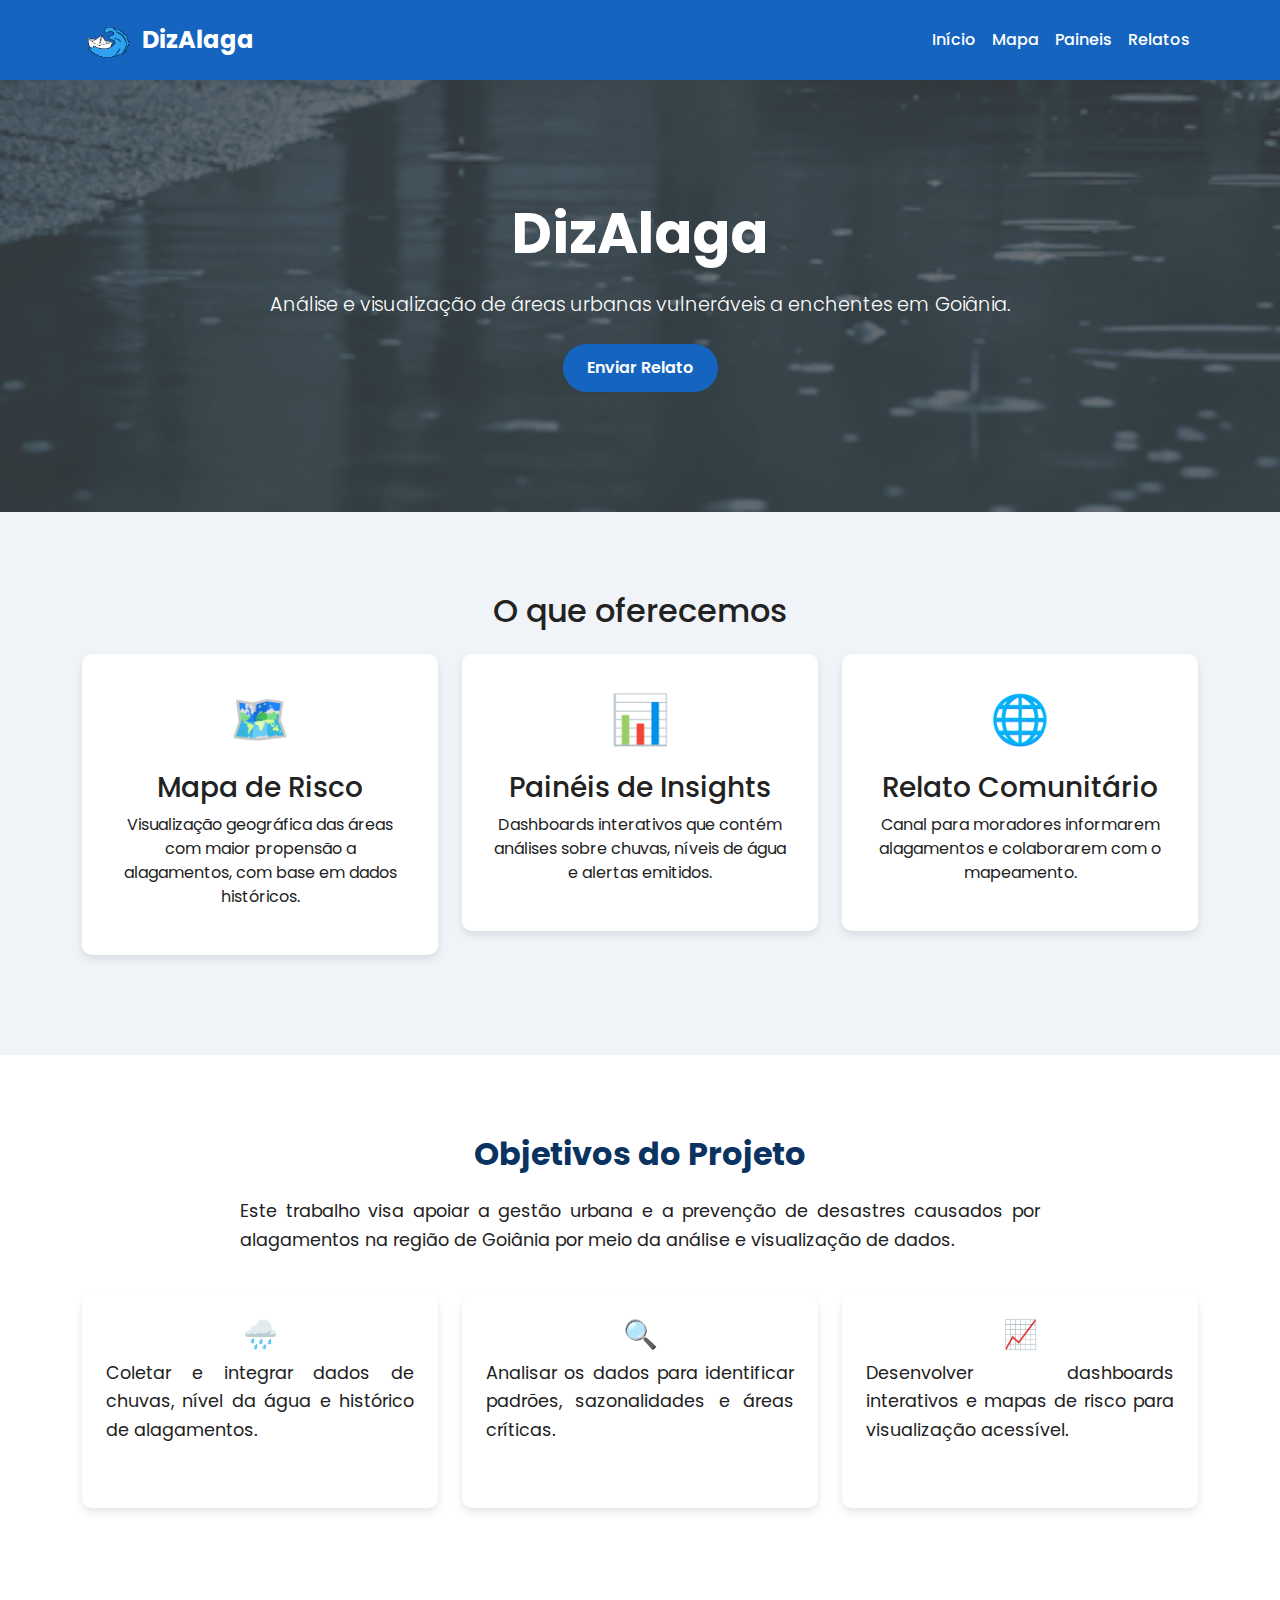
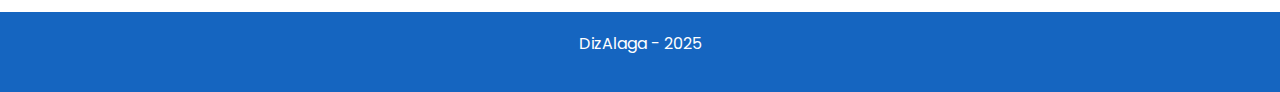
<file: index.html>
<!-- index.html (modificado para site de alerta de alagamentos) -->
<!DOCTYPE html>
<html lang="pt-BR">
<head>
    <meta charset="UTF-8" />
    <meta name="viewport" content="width=device-width, initial-scale=1" />

    <link
    href="https://cdn.jsdelivr.net/npm/bootstrap@5.3.0/dist/css/bootstrap.min.css"
    rel="stylesheet"
    />
    <link
    href="https://fonts.googleapis.com/css2?family=Poppins:wght@300;400;600&display=swap"
    rel="stylesheet"
    />
    <link rel="stylesheet" href="styles.css" />
    
    <title>DizAlaga</title>
    <link rel="icon" type="image/png" href="logo.png" />
    <link rel="shortcut icon" href="logo.png" type="image/png" />
    
</head>
<body>
    <!-- Navbar -->
    <nav class="navbar navbar-expand-lg navbar-dark bg-dark">
    <div class="container">
        <a class="navbar-brand" href="index.html">
        <img src="logo.png" width="50" height="50" alt="Logo" />
        DizAlaga
        </a>
        <button
        class="navbar-toggler"
        type="button"
        data-bs-toggle="collapse"
        data-bs-target="#navbarNav"
        >
        <span class="navbar-toggler-icon"></span>
        </button>
        <div class="collapse navbar-collapse" id="navbarNav">
        <ul class="navbar-nav ms-auto">
            <li class="nav-item"><a class="nav-link" href="index.html">Início</a></li>
            <li class="nav-item"><a class="nav-link" href="map.html">Mapa</a></li>
            <li class="nav-item"><a class="nav-link" href="insights.html">Paineis</a></li>
            <li class="nav-item"><a class="nav-link" href="form.html">Relatos</a></li>
        </ul>
        </div>
    </div>
    </nav>

    <!-- Hero -->
    <section class="hero" style="position: relative; overflow: hidden;">
        <div class="hero-gif-bg"></div>
    
        <div class="hero-overlay"></div>
        <div class="container hero-content position-relative">
        <h1>DizAlaga</h1>
        <p class="lead mt-3 mb-4">
            Análise e visualização de áreas urbanas vulneráveis a enchentes em Goiânia.
        </p>
        <a href="form.html" class="btn-green">Enviar Relato</a>
        </div>
    </section>

    <!-- Cards -->
    <section class="cards">
        <div class="container">
        <h2 class="mb-4">O que oferecemos</h2>
        <div class="row">
            <div class="col-md-4">
            <a href="map.html" class="cards-box">
                <div class="cards-icon">🗺️</div>
                <h3>Mapa de Risco</h3>
                <p>
                Visualização geográfica das áreas com maior propensão a alagamentos, com base em dados históricos.
                </p>
            </a>
            </div>
            <div class="col-md-4">
            <a href="insights.html" class="cards-box">
                <div class="cards-icon">📊</div>
                <h3>Painéis de Insights</h3>
                <p>
                Dashboards interativos que contém análises sobre chuvas, níveis de água e alertas emitidos.
                </p>
            </a>
            </div>
            <div class="col-md-4">
            <a href="form.html" class="cards-box">
                <div class="cards-icon">🌐</div>
                <h3>Relato Comunitário</h3>
                <p>
                Canal para moradores informarem alagamentos e colaborarem com o mapeamento.
                </p>
            </a>
            </div>
        </div>
        </div>
    </section>
    

<!-- Objetivos do Projeto -->
<section class="impact">
    <div class="container">
    <h2 class="mb-4">Objetivos do Projeto</h2>
    <p>
        Este trabalho visa apoiar a gestão urbana e a prevenção de desastres causados por alagamentos na região de Goiânia por meio da análise e visualização de dados.
    </p>
    <div class="row justify-content-center mt-4">
        <div class="col-md-4 mb-4">
        <div class="impact-box p-4 text-center">
            <h3>🌧️</h3>
            <p>Coletar e integrar dados de chuvas, nível da água e histórico de alagamentos.</p>
        </div>
        </div>
        <div class="col-md-4 mb-4">
        <div class="impact-box p-4 text-center">
            <h3>🔍</h3>
            <p>Analisar os dados para identificar padrões, sazonalidades e áreas críticas.</p>
        </div>
        </div>
        <div class="col-md-4 mb-4">
        <div class="impact-box p-4 text-center">
            <h3>📈</h3>
            <p>Desenvolver dashboards interativos e mapas de risco para visualização acessível.</p>
        </div>
        </div>
    </div>
    </div>
</section>

    <!-- Footer -->
    <footer class="footer">
    <!-- <p> email de comunicação? nome do projeto? alguma outra coisa </p> -->
    <p> DizAlaga - 2025 </p>
    </footer>

    <script src="https://cdn.jsdelivr.net/npm/bootstrap@5.3.0/dist/js/bootstrap.bundle.min.js"></script>

</body>
</html>
</file>
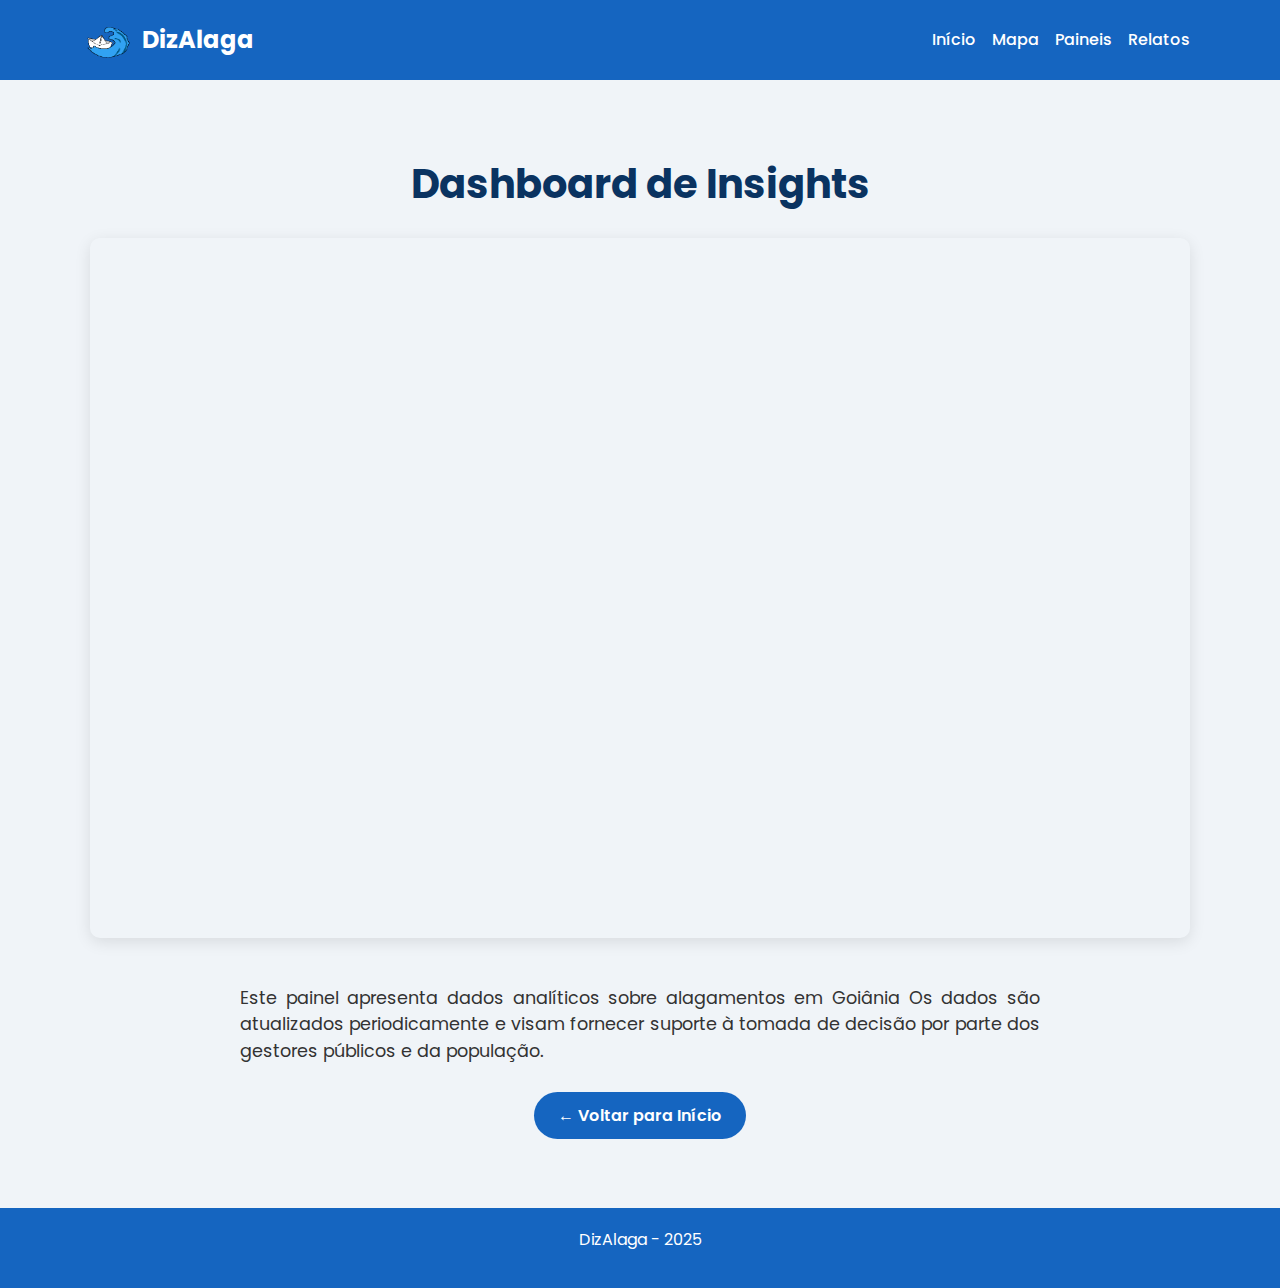
<file: insights.html>
<!DOCTYPE html>
<html lang="pt-BR">
<head>
    <meta charset="UTF-8" />
    <meta name="viewport" content="width=device-width, initial-scale=1" />
    <link href="https://cdn.jsdelivr.net/npm/bootstrap@5.3.0/dist/css/bootstrap.min.css" rel="stylesheet" />
    <link href="https://fonts.googleapis.com/css2?family=Poppins:wght@300;400;600&display=swap" rel="stylesheet" />
    <link rel="stylesheet" href="styles.css" />
    <link rel="stylesheet" href="insights.css" />

    <title>DizAlaga</title>
    <link rel="icon" type="image/png" href="logo.png" />
    <link rel="shortcut icon" href="logo.png" type="image/png" />

</head>
<body>


    <nav class="navbar navbar-expand-lg navbar-dark bg-dark">
    <div class="container">
        <a class="navbar-brand" href="index.html">
        <img src="logo.png" width="50" height="50" alt="Logo" />
        DizAlaga
        </a>
        <button
        class="navbar-toggler"
        type="button"
        data-bs-toggle="collapse"
        data-bs-target="#navbarNav"
        >
        <span class="navbar-toggler-icon"></span>
        </button>
        <div class="collapse navbar-collapse" id="navbarNav">
        <ul class="navbar-nav ms-auto">
            <li class="nav-item"><a class="nav-link" href="index.html">Início</a></li>
            <li class="nav-item"><a class="nav-link" href="map.html">Mapa</a></li>
            <li class="nav-item"><a class="nav-link" href="insights.html">Paineis</a></li>
            <li class="nav-item"><a class="nav-link" href="form.html">Relatos</a></li>
        </ul>
        </div>
    </div>
    </nav>


<section class="insights-container">
    <h1>Dashboard de Insights</h1>

    <iframe 
    class="powerbi-frame"
    src="https://app.powerbi.com/view?r=eyJrIjoiZmI3MTI4MmEtYTAzMy00MjgzLWI4ZmQtYWVlNTczMzBiZTg1IiwidCI6ImJmOGZlNzBjLTM0ZGUtNDA1MC04NzA4LWVjMDY1MDEzM2M1NyJ9"
    allowFullScreen="true">
    </iframe>

    <p class="insights-descricao">
    Este painel apresenta dados analíticos sobre alagamentos em Goiânia  Os dados são atualizados periodicamente e visam fornecer suporte à tomada de decisão por parte dos gestores públicos e da população.
    </p>
    <!-- (frequência por bairro?, volume de chuvas por período?, alertas emitidos?  pontos críticos?) -->

    <a href="index.html" class="btn-voltar">← Voltar para Início</a>
</section>

<footer class="footer">
    <p>DizAlaga - 2025</p>
</footer>
    <script src="https://cdn.jsdelivr.net/npm/bootstrap@5.3.0/dist/js/bootstrap.bundle.min.js"></script>
</body>
</html>
</file>
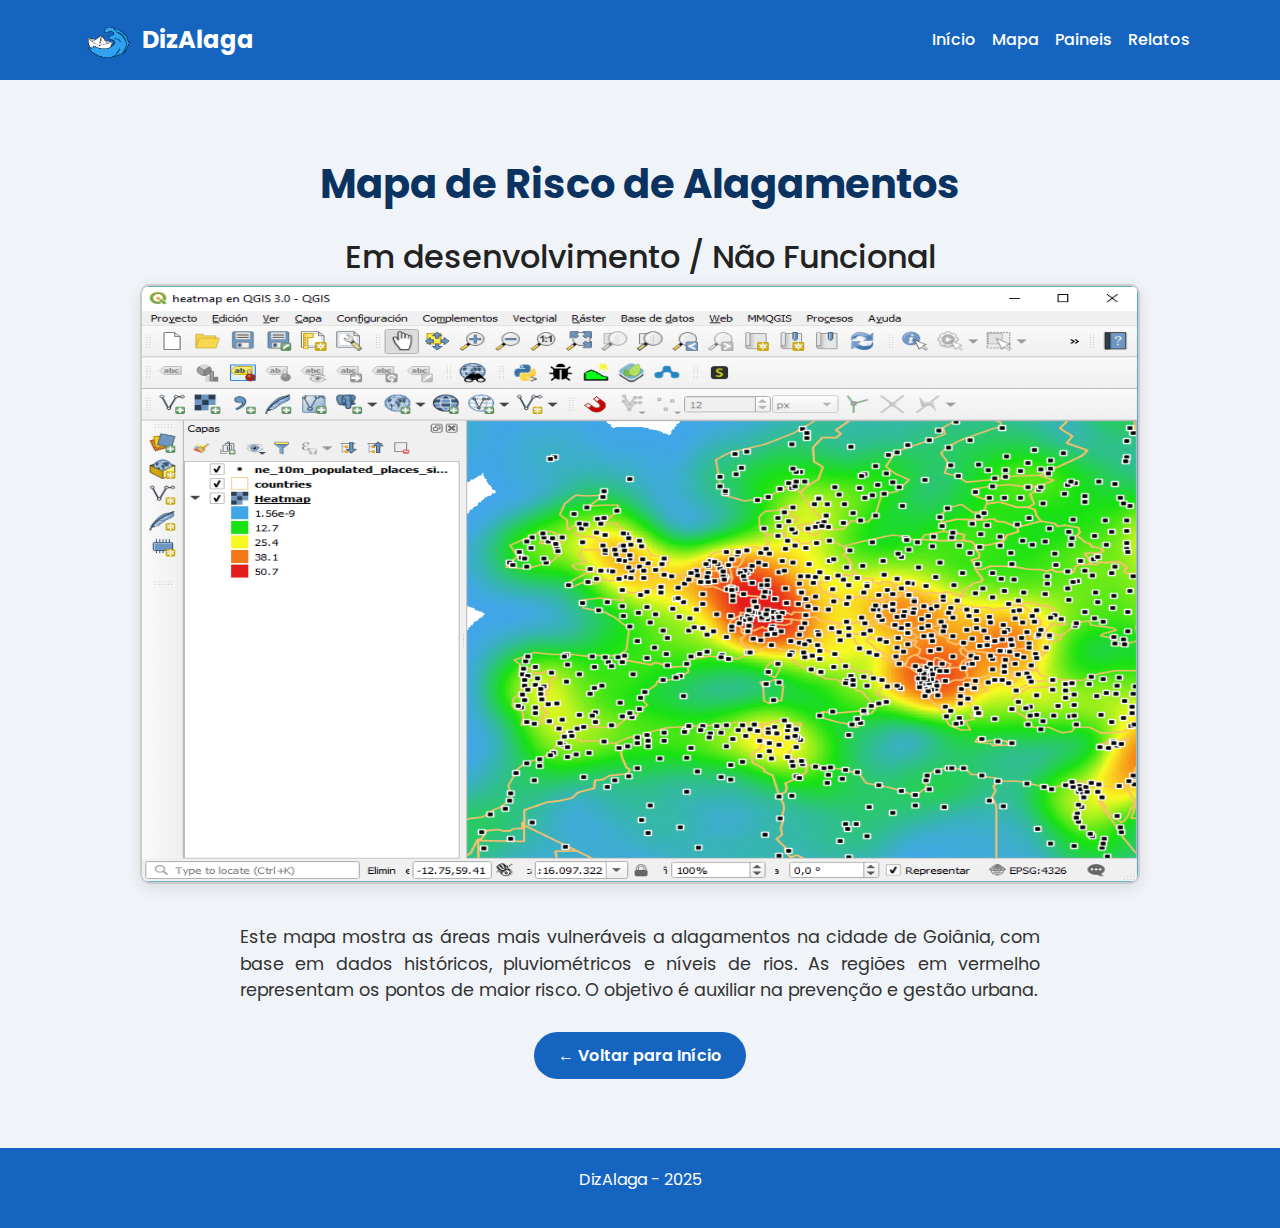
<file: map.html>
<!DOCTYPE html>
<html lang="pt-BR">
<head>
    <meta charset="UTF-8" />
    <meta name="viewport" content="width=device-width, initial-scale=1" />
    <link href="https://cdn.jsdelivr.net/npm/bootstrap@5.3.0/dist/css/bootstrap.min.css" rel="stylesheet" />
    <link href="https://fonts.googleapis.com/css2?family=Poppins:wght@300;400;600&display=swap" rel="stylesheet" />
    <link rel="stylesheet" href="styles.css" />
    <link rel="stylesheet" href="map.css" />
    
    <title>DizAlaga</title>
    <link rel="icon" type="image/png" href="logo.png" />
    <link rel="shortcut icon" href="logo.png" type="image/png" />
    
</head>

<body>
    <nav class="navbar navbar-expand-lg navbar-dark bg-dark">
    <div class="container">
        <a class="navbar-brand" href="index.html">
        <img src="logo.png" width="50" height="50" alt="Logo" />
        DizAlaga
        </a>
        <button
        class="navbar-toggler"
        type="button"
        data-bs-toggle="collapse"
        data-bs-target="#navbarNav"
        >
        <span class="navbar-toggler-icon"></span>
        </button>
        <div class="collapse navbar-collapse" id="navbarNav">
        <ul class="navbar-nav ms-auto">
            <li class="nav-item"><a class="nav-link" href="index.html">Início</a></li>
            <li class="nav-item"><a class="nav-link" href="map.html">Mapa</a></li>
            <li class="nav-item"><a class="nav-link" href="insights.html">Paineis</a></li>
            <li class="nav-item"><a class="nav-link" href="form.html">Relatos</a></li>
        </ul>
        </div>
    </div>
    </nav>

<section class="mapa-container">
    <h1>Mapa de Risco de Alagamentos</h1>
    <h2>Em desenvolvimento / Não Funcional </h2>

    <img src="placeholder-mapa.png" alt="Mapa de Risco de Alagamentos" class="mapa-imagem" />
    <p class="mapa-descricao">
    Este mapa mostra as áreas mais vulneráveis a alagamentos na cidade de Goiânia, com base em dados históricos, pluviométricos e níveis de rios. As regiões em vermelho representam os pontos de maior risco. O objetivo é auxiliar na prevenção e gestão urbana.
    </p>

    <a href="index.html" class="btn-voltar">← Voltar para Início</a>
</section>

<footer class="footer">
    <p>DizAlaga - 2025</p>
</footer>

    <script src="https://cdn.jsdelivr.net/npm/bootstrap@5.3.0/dist/js/bootstrap.bundle.min.js"></script>
</body>
</html>
</file>
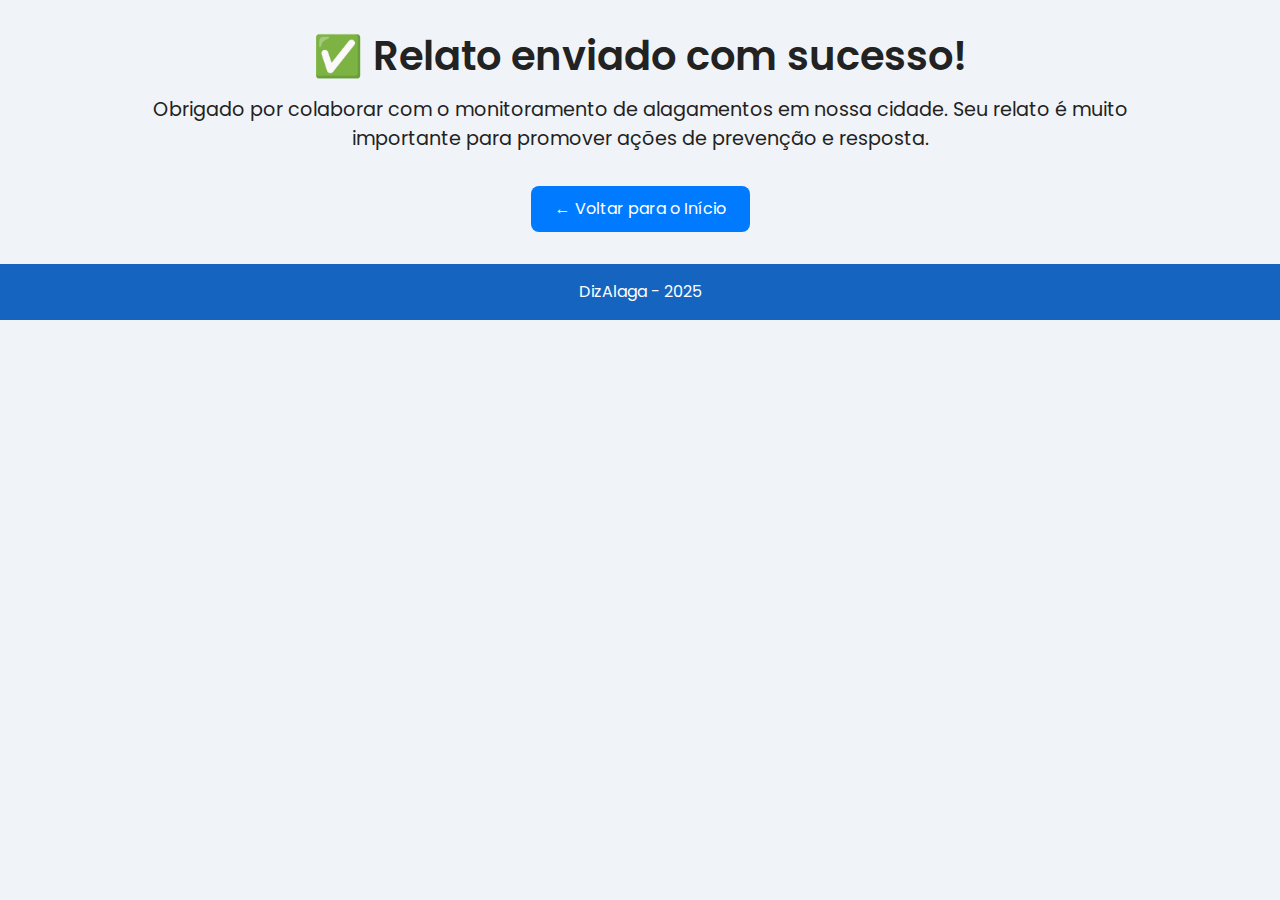
<file: obrigado.html>
<!DOCTYPE html>
<html lang="pt-BR">
<head>
  <meta charset="UTF-8" />
  <meta name="viewport" content="width=device-width, initial-scale=1.0" />
  <title>Obrigado pelo Relato - DizAlaga</title>
  <link href="https://cdn.jsdelivr.net/npm/bootstrap@5.3.0/dist/css/bootstrap.min.css" rel="stylesheet" />
  <link href="https://fonts.googleapis.com/css2?family=Poppins:wght@300;400;600&display=swap" rel="stylesheet" />
  <link rel="stylesheet" href="styles.css"/>
  <link rel="stylesheet" href="obrigado.css"/>
</head>
<body>
  <div class="container">
    <h1>✅ Relato enviado com sucesso!</h1>
    <p>Obrigado por colaborar com o monitoramento de alagamentos em nossa cidade. Seu relato é muito importante para promover ações de prevenção e resposta.</p>
    <a href="index.html" class="btn-voltar">← Voltar para o Início</a>
  </div>

  <footer>
    DizAlaga - 2025
  </footer>

</body>
</html>
</file>
<file: styles.css>
body {
    font-family: 'Poppins', sans-serif;
    background-color: #f0f4f8;
    color: #222;
}

/* Barra de Navegação */
.navbar {
    background-color: #1565C0  !important; 
    padding: 15px 0;
}

/* NOme */
.navbar-brand {
    font-weight: 700;
    font-size: 1.5rem;
    color: #fff;
    display: flex;
    align-items: center;
}

/* Logo */
.navbar-brand img {
    height: 40px;
    margin-right: 10px;
}

/* Links */
.nav-link {
    position: relative;
    color: white;
    font-weight: 500;
    transition: color 0.3s;
}

/* Linha com hover na barra de navegação*/
.nav-link::after {
    content: "";
    display: block;
    height: 3px;
    width: 0;
    background: #d6bc9a;
    transition: width 0.3s ease-in-out;
    position: absolute;
    left: 50%;
    bottom: -5px;
    transform: translateX(-50%);
}

.nav-link:hover {
    color: #d6bc9a;
}

.nav-link:hover::after {
    width: 100%;
}

.hero {
    position: relative;
    overflow: hidden;
    text-align: center;
    padding: 120px 20px;
    color: white;
}

/* Camada do GIF */
.hero-gif-bg {
    position: absolute;
    top: 0;
    left: 0;
    width: 100%;
    height: 100%;
    background: url('105296.gif') center center / cover no-repeat;
    z-index: 0;
    opacity: 0.6;
    pointer-events: none; 
}

/* Camada de overlay escuro */
.hero-overlay {
    position: absolute;
    top: 0;
    left: 0;
    width: 100%;
    height: 100%;
    background-color: rgba(0,0,0,0.5); 
    z-index: 1;
    pointer-events: none; 
}

/* Conteúdo principal da hero */
.hero-content {
    position: relative;
    z-index: 2;
    display: flex;
    flex-direction: column;
    align-items: center;
    justify-content: center;
    height: 100%;
    text-align: center;
}

.hero h1 {
    font-weight: 700;
    font-size: 3.5rem;
}

.hero p {
    font-size: 1.2rem;
    margin-bottom: 20px;
    text-align: center;
}

/* Botão CTA */
.btn-green {
    background-color: #1565C0;
    color: white;
    padding: 12px 24px;
    border-radius: 30px;
    text-decoration: none;
    font-weight: 600;
    transition: background 0.3s;
}

.btn-green:hover {
    background-color: #0f53a0;
}

/* Seção Cards - Click */
.cards {
    padding: 80px 20px;
    text-align: center;
}

.cards-box {
    padding: 30px;
    background: white;
    border-radius: 10px;
    box-shadow: 0 4px 8px rgba(0, 0, 0, 0.1);
    transition: transform 0.3s;
    cursor: pointer;
    text-decoration: none;
    color: inherit;
    display: block;
    margin-bottom: 20px;
}

.cards-box:hover {
    transform: translateY(-5px);
}

/* Pro Emote ficar do tamanho certo, trocar por imagem? Qualidade muda bastanta entre Windows; Android; IoS */
.cards-icon {
    font-size: 3rem;
    color: #0a3361;
    margin-bottom: 15px;
     text-align: center;
}

/* Seção Cards Informativos */
.impact {
    background: white;
    padding: 80px 20px;
    text-align: center;
}

.impact p {
    text-align: center;
    max-width: 800px;
    text-align: justify;
    margin: 0 auto 40px auto; 
    font-size: 1.1rem;
    line-height: 1.6;
}

.impact h2 {
    color: #0a3361;
    font-weight: 700;
    text-align: center;
    margin: 0 auto 40px auto; 
}

.impact-box {
    padding: 30px;
    background: white;
    border-radius: 10px;
    box-shadow: 0 4px 8px rgba(0, 0, 0, 0.1);
    transition: transform 0.3s;
    text-align: justify;
}

.impact-box:hover {
    transform: translateY(-5px);
}

/* Footer */
.footer {
    background: #1565C0;
    color: white;
    padding: 20px 0;
    text-align: center;
}
</file>
<file: insights.css>
.insights-container {
    padding: 80px 20px;
    text-align: center;
    }

    .insights-container h1 {
    font-size: 2.5rem;
    color: #0a3361;
    font-weight: 700;
    margin-bottom: 30px;
    }

    .powerbi-frame {
    width: 100%;
    max-width: 1100px;
    height: 700px;
    border: none;
    border-radius: 10px;
    margin: 0 auto 40px;
    box-shadow: 0 4px 16px rgba(0,0,0,0.1);
    }

    .insights-descricao {
    font-size: 1.1rem;
    color: #333;
    max-width: 800px;
    margin: 0 auto 40px;
    text-align: justify;
    }

    .btn-voltar {
    background-color: #1565C0;
    color: white;
    padding: 12px 24px;
    border-radius: 30px;
    font-weight: 600;
    text-decoration: none;
    }

    .btn-voltar:hover {
    background-color: #0f53a0;
    }
</file>
<file: map.css>
.mapa-container {
    padding: 80px 20px;
    text-align: center;
    }

    .mapa-container h1 {
    font-size: 2.5rem;
    color: #0a3361;
    font-weight: 700;
    margin-bottom: 30px;
    }

    .mapa-frame, .mapa-imagem {
    width: 100%;
    max-width: 1000px;
    height: 600px;
    border: 2px solid #ccc;
    border-radius: 10px;
    margin: 0 auto 40px;
    box-shadow: 0 4px 16px rgba(0,0,0,0.1);
    }

    .mapa-descricao {
    font-size: 1.1rem;
    color: #333;
    max-width: 800px;
    margin: 0 auto 40px;
    text-align: justify;
    }

    .btn-voltar {
    background-color: #1565C0;
    color: white;
    padding: 12px 24px;
    border-radius: 30px;
    font-weight: 600;
    text-decoration: none;
    }

    .btn-voltar:hover {
    background-color: #0f53a0;
    }
</file>
<file: obrigado.css>
.container {
    flex: 1;
    display: flex;
    flex-direction: column;
    align-items: center;
    justify-content: center;
    padding: 2rem;
    text-align: center;
}
h1 {
    font-weight: 600;
    margin-bottom: 1rem;
}
p {
    font-size: 1.2rem;
    margin-bottom: 2rem;
}
.btn-voltar {
    padding: 0.7rem 1.5rem;
    font-size: 1rem;
    border-radius: 8px;
    background-color: #007bff;
    color: white;
    text-decoration: none;
}
.btn-voltar:hover {
    background-color: #0056b3;
}
footer {
    text-align: center;
    padding: 1rem;
    background-color: #1565C0;
    color: white;
}
</file>
